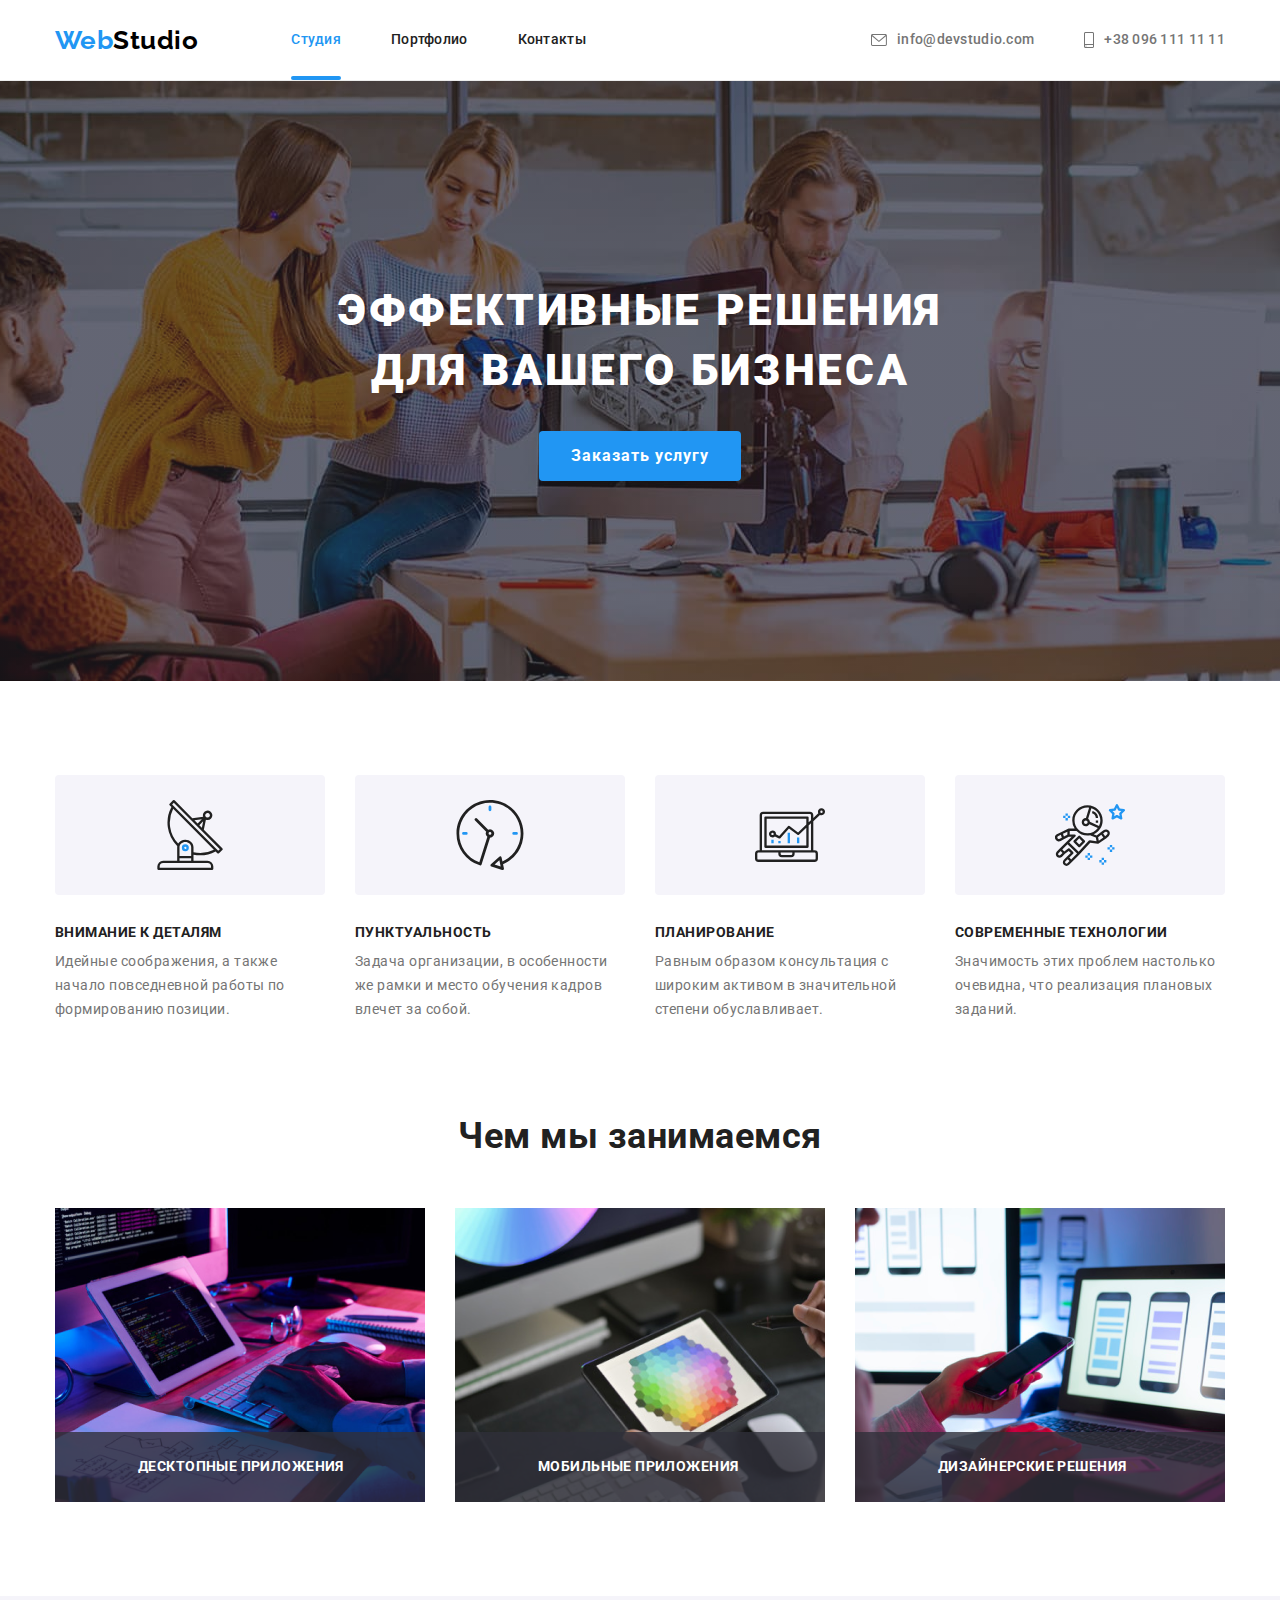
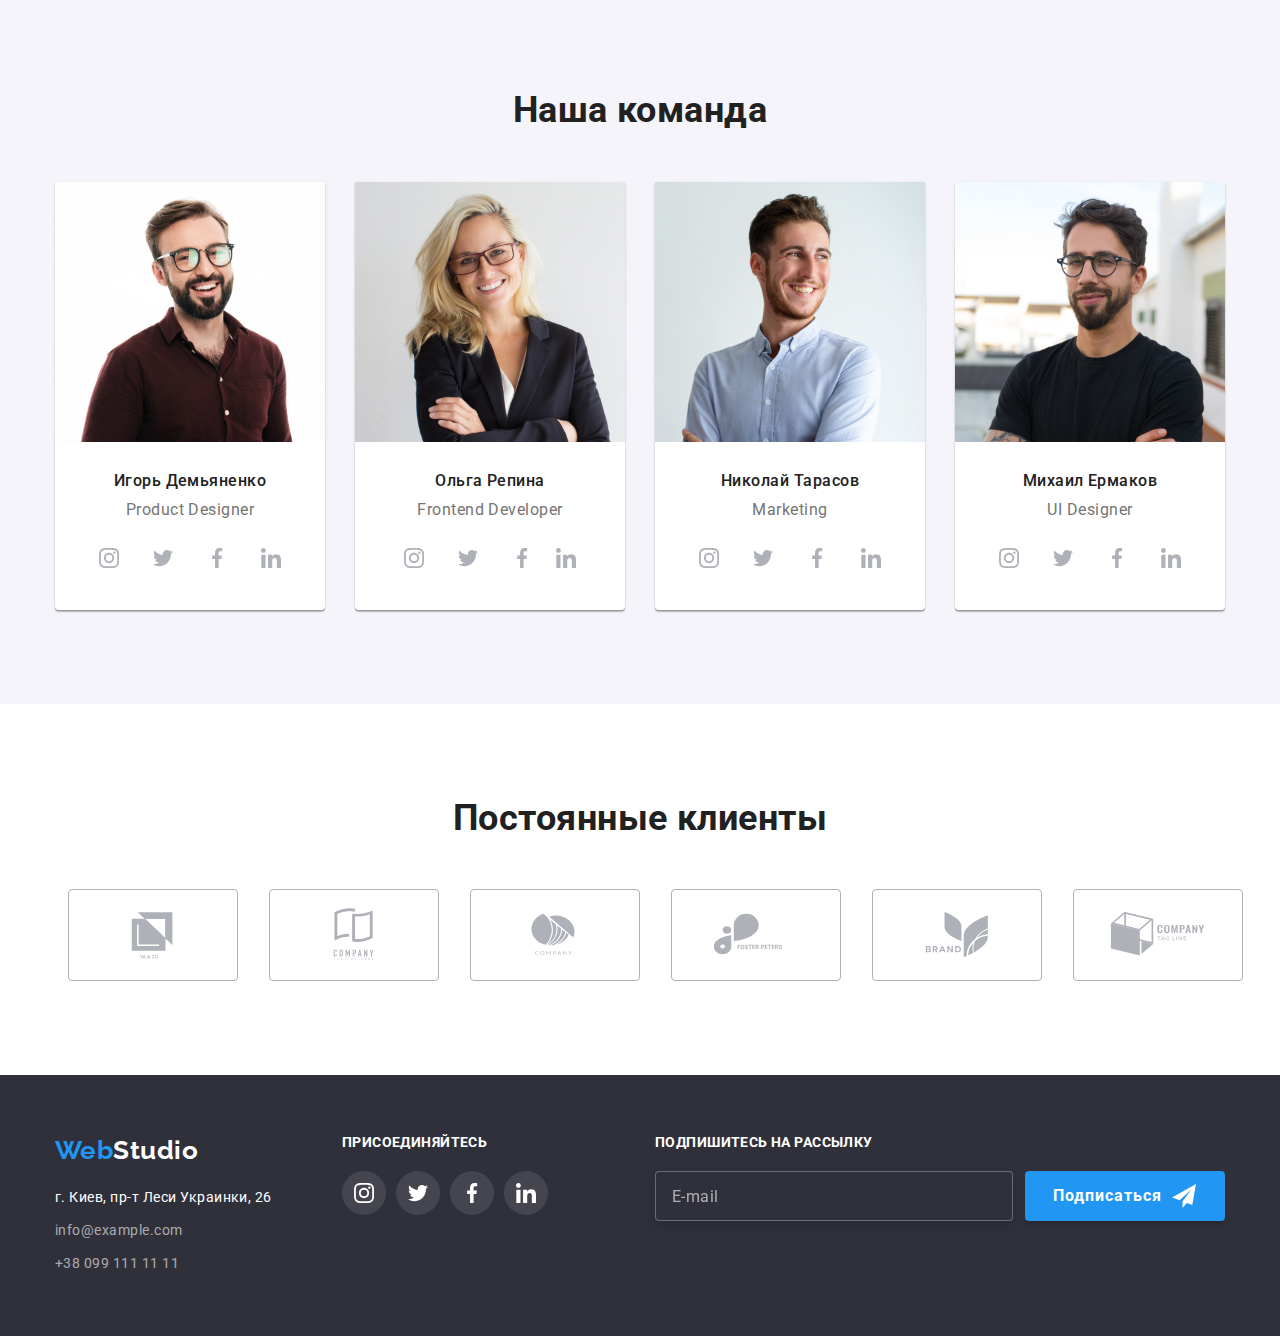
<file: index.html>
<!DOCTYPE html>
<html lang="ru">            
<head>
    <meta charset="UTF-8">
    <meta http-equiv="X-UA-Compatible" content="IE=edge">
    <meta name="viewport" content="width=device-width, initial-scale=1.0">
    <title>Document</title>
    <link href="https://fonts.googleapis.com/css2?family=Raleway:wght@700&family=Roboto:wght@400;500;700;900&display=swap"
        rel="stylesheet">
        <link rel="stylesheet" href="https://cdnjs.cloudflare.com/ajax/libs/modern-normalize/1.0.0/modern-normalize.min.css">
        <link rel="stylesheet" href="./css/main.min.css">
</head>


<body>
    
    <header class="page-header">
        <div class="header container">
            <nav class="navigation">
                <a href="./index.html" class="logo"> <span class="logo-accent">Web</span>Studio</a>
    
                <ul class="site-nav list">
                    <li class="header-link"><a href="" class="nav-link link current">Студия</a></li>
                    <li class="header-link"> <a href="./portfolio.html" class="nav-link link">Портфолио</a></li>
                    <li class="header-link"> <a href="" class="nav-link link">Контакты</a></li>
                </ul>
            </nav>
    
            <div class="auth-nav-group">
                <ul class="auth-nav list">
                    <li class="header-link">
    
                        <a href="mailto:info@example.com" class="auth-nav mail">
                            <svg class="email-icon" width="16" height="12">
                                <use href="./images/icons.svg#icon-envelope">
                                </use>
                            </svg>info@devstudio.com</a>
                    </li>
    
                    <li class="tel:header-link"> <a href="" class="auth-nav phone">
                            <svg class="smartphone-icon" width="10" height="16">
                                <use href="./images/icons.svg#icon-smartphone">
                                </use>
                            </svg>+38 096 111 11 11</a>
                    </li>
                </ul>
            </div>
        </div>
    </header>

<main>
<!-- HERO -->
    <section class="hero">
        <div class="hero__wrap container">
        <h1 class="hero__title">Эффективные решения<br>для вашего бизнеса</h1>
                <button type="button" class="hero__button" data-modal-open>Заказать услугу</button> 
   
            </div>  
    </section>
        

    <!--Особливості-->
    <section class="section">
<div class="features section__features container">
    <h2 class="feature__title--hidden visually-hidden">Преимущества</h2>
        <ul class="features-description list">
            <li class="features-description__item">
                <div class="features-description__thumb">
                    <svg class="features-description__icon" width="70" height="70">
                        <use href="./images/icons.svg#icon-antenna"></use>
                    </svg>
                </div>
                <h3 class="features-description__title">Внимание к деталям</h3>
            <p class="features-description__text">Идейные соображения, а также <br> начало повседневной работы по <br> формированию позиции.</p>
            </li>

        <li class="features-description__item">
            <div class="features-description__thumb">
                <svg class="features-description__icon" width="70" height="70">
                    <use href="./images/icons.svg#icon-clock"></use>
                </svg>
            </div>
            <h3 class="features-description__title">Пунктуальность</h3>
            <p class="features-description__text">Задача организации, в особенности <br> же рамки и место обучения кадров <br> влечет за собой.</p>
        </li>

        <li class="features-description__item">
            <div class="features-description__thumb">
                <svg class="features-description__icon" width="70" height="70">
                    <use href="./images/icons.svg#icon-diagram"></use>
                </svg>
            </div>
            <h3 class="features-description__title">Планирование</h3>
            <p class="features-description__text">Равным образом консультация с <br> широким активом в значительной <br> степени обуславливает.</p>
        </li>
        <li class="features-description__item">
            <div class="features-description__thumb">
                <svg class="features-description__icon" width="70" height="70">
                    <use href="./images/icons.svg#icon-astronaut"></use>
                </svg>
            </div>
            <h3 class="features-description__title">Современные технологии</h3>
            <p class="features-description__text">Значимость этих проблем настолько <br> очевидна, что реализация плановых <br> заданий.</p>
        </li>
        </ul>
    </div>
    </section>

    <!--Діяльність-->
    <section class="section">
        <div class="section__activity activity container">
        <h2 class="activity__title">Чем мы занимаемся</h2>
        <ul class="activity__list list">
           <div class="activity__photo-thumb">
            <li class="activity__photo">
             <img class="activity__image no-gap" src="./images/img.png" alt="Фото планшета с клавиатурой" width="370"></li>           
            <p class="activity__description">Десктопные приложения</p>
            </div>
            <div class="activity__photo-thumb">
            <li class="activity__photo">
             <img class="activity__image no-gap" src="./images/planshet.png" alt="Фото планшета" width="370"></li>
            <p class="activity__description">Мобильные приложения</p>
            </div>
            <div class="activity__photo-thumb">
            <li class="activity-photo">
             <img class="activity__image no-gap" src="./images/nout.png" alt="Фото ноутбука" width="370"></li>  
        <p class="activity__description">Дизайнерские решения</p>
            </div>
    </ul>
    </div>
    </section>

    <!--Команда-->

    <section class="section team-bg">
        <div class="team container">
        <h2 class="team__title">Наша команда</h2>
        
         <ul class="team__list team-card list">
           
            <li class="team-card__list">
                <div>
                <img class="team-card__photo no-gap" src="./images/igor.jpg" alt="Фото Игоря" width="270" height="260">
               <div class="team-card__content">
                   <h3 class="team-card__name">Игорь Демьяненко</h3>
                <p class="team-card__possition"> <span lang="en">Product Designer</span> </p>
                <ul class="team-social list">
                    <li class="team-social__item">
                        <a href="" class="team-social__link">
                            <svg class="team-social__icon" width="20" height="20">
                                <use href="./images/icons.svg#icon-instagram">
                                </use>
                            </svg>
                        </a>
                    </li>
                    <li class="team-social__item">
                        <a href="" class="team-social__link">
                            <svg class="team-social__icon" width="20" height="20">
                                <use href="./images/icons.svg#icon-twitter">
                                </use>
                            </svg>
                        </a>
                    </li>
                    <li class="team-social__item">
                        <a href="" class="team-social__link">
                            <svg class="team-social__icon" width="20" height="20">
                                <use href="./images/icons.svg#icon-facebook">
                                </use>
                            </svg>
                        </a>
                    </li>
                    <li class="team-social__item">
                        <a href="" class="team-social__link">
                            <svg class="team-social__icon" width="20" height="20">
                                <use href="./images/icons.svg#icon-linkedin">
                                </use>
                            </svg>
                        </a>
                    </li>
                </ul>
            </div>
         </div>
        </li>
            <li class="team-card__list">
               <div>
                <img class="team-card__photo no-gap" src="./images/olga.jpg" alt="Фото Ольги" width="270" height="260">
               
                <div class="team-card__content">
                    <h3 class="team-card__name">Ольга Репина</h3>
                <p class="team-card__possition"> <span lang="en">Frontend Developer</span> </p>
            <ul class="team-social list">
                <li class="team-social__item">
                    <a href="" class="team-social__link">
                        <svg class="team-social__icon" width="20" height="20">
                            <use href="./images/icons.svg#icon-instagram">
                            </use>
                        </svg>
                    </a>
                </li>
                <li class="team-social__item">
                    <a href="" class="team-social__link">
                        <svg class="team-social__icon" width="20" height="20">
                            <use href="./images/icons.svg#icon-twitter">
                            </use>
                        </svg>
                    </a>
                </li>
                <li class="team-social__item">
                    <a href="" class="team-social__link">
                        <svg class="team-social__icon" width="20" height="20">
                            <use href="./images/icons.svg#icon-facebook">
                            </use>
                        </svg>
                    </a>
                </li>
                <li class="teamteam-social__item">
                    <a href="" class="team-social__link">
                        <svg class="team-social__icon" width="20" height="20">
                            <use href="./images/icons.svg#icon-linkedin">
                            </use>
                        </svg>
                    </a>
                </li>
            </ul>
            </div>
        </div>
        </li>
            <li class="team-card__list">
                <div>
                <img class="team-card__photo no-gap" src="./images/nicolay.jpg" alt="Фото Николая" width="270" height="260">
                <div class="team-card__content">
                    <h3 class="team-card__name">Николай Тарасов</h3>
                <p class="team-card__possition"> <span lang="en">Marketing</span> </p>
            <ul class="team-social list">
                <li class="team-social__item">
                    <a href="" class="team-social__link">
                        <svg class="team-social__icon" width="20" height="20">
                            <use href="./images/icons.svg#icon-instagram">
                            </use>
                        </svg>
                    </a>
                </li>
                <li class="team-social__item">
                    <a href="" class="team-social__link">
                        <svg class="team-social__icon" width="20" height="20">
                            <use href="./images/icons.svg#icon-twitter">
                            </use>
                        </svg>
                    </a>
                </li>
                <li class="team-social__item">
                    <a href="" class="team-social__link">
                        <svg class="team-social__icon" width="20" height="20">
                            <use href="./images/icons.svg#icon-facebook">
                            </use>
                        </svg>
                    </a>
                </li>
                <li class="team-social__item">
                    <a href="" class="team-social__link">
                        <svg class="team-social__icon" width="20" height="20">
                            <use href="./images/icons.svg#icon-linkedin">
                            </use>
                        </svg>
                    </a>
                </li>
            </ul>
            </div>
        </div>
        </li>
            <li class="team-card__list">
                <div>
                <img class="team-card__photo no-gap" src="./images/mihail.jpg" alt="Фото Михаила" width="270" height="260">
                <div class="team-card__content">
                    <h3 class="team-card__name">Михаил Ермаков</h3>
                <p class="team-card__possition"> <span lang="en">UI Designer</span> </p>
            <ul class="team-social list">
                <li class="team-social__item">
                    <a href="" class="team-social__link">
                        <svg class="team-social__icon" width="20" height="20">
                            <use href="./images/icons.svg#icon-instagram">
                            </use>
                        </svg>
                    </a>
                </li>
                <li class="team-social__item">
                    <a href="" class="team-social__link">
                        <svg class="team-social__icon" width="20" height="20">
                            <use href="./images/icons.svg#icon-twitter">
                            </use>
                        </svg>
                    </a>
                </li>
                <li class="team-social__item">
                    <a href="" class="team-social__link">
                        <svg class="team-social__icon" width="20" height="20">
                            <use href="./images/icons.svg#icon-facebook">
                            </use>
                        </svg>
                    </a>
                </li>
                <li class="team-social__item">
                    <a href="" class="team-social__link">
                        <svg class="team-social__icon" width="20" height="20">
                            <use href="./images/icons.svg#icon-linkedin">
                            </use>
                        </svg>
                    </a>
                </li>
            </ul>
            </div>
        </div>
        </li>
       
        </ul>
     </div>
   
    </section>
    
    <!--Клієнти-->

    <section class="section clients">
        <div class="clients-box container">
            <h2 class="clients-box__title">Постоянные клиенты</h2>
            <ul class="clients-box__list clients-list list">
                <li class="clients-list__item">
                    <div class="clients-list__thumb">
                        <a href="" class="clients-list__link">
                         <svg class="clients-list__logo" width="106" height="60">
                        <use href="./images/icons.svg#icon-Logo1"></use>
                    </svg>
                    </a>
                </div>
                </li>
                <li class="clients-list__item">
                    <div class="clients-list__thumb">
                       <a href="" class="clients-list__link">
                        <svg class="clients-list__logo" width="106" height="60">
                        <use href="./images/icons.svg#icon-Logo2"></use>
                    </svg>
                    </a>
                </div>
                </li>
                <li class="clients-list__item">
                    <div class="clients-list__thumb">
                        <a href="" class="clients-list__link">
                        <svg class="clients-list__logo" width="106" height="60">
                        <use href="./images/icons.svg#icon-Logo3"></use>
                    </svg>
                    </a>
                 </div>
                </li>
                <li class="clients-list__item">
                    <div class="clients-list__thumb">
                        <a href="" class="clients-list__link"> 
                        <svg class="clients-list__logo" width="106" height="60">
                        <use href="./images/icons.svg#icon-Logo4"></use>
                        </svg>
                    </a>
                </div>
                </li>
                <li class="clients-list__item">
                    <div class="clients-list__thumb">
                         <a href="" class="clients-list__link">
                        <svg class="clients-list__logo" width="106" height="60">
                        <use href="./images/icons.svg#icon-Logo5"></use>
                    </svg>
                    </a>
                </div>
                </li>
                <li class="clients-list__item">
                    <div class="clients-list__thumb">
                        <a href="" class="clients-list__link">
                        <svg class="clients-list__logo" width="106" height="60">
                        <use href="./images/icons.svg#icon-Logo6"></use>
                    </svg>
                    </a>
                </div>
                </li>
            </ul>  
        </div>
    </section>
</main>

    <!--Футер-->
    
    <footer class="footer">
        <div class="footer__wrap--general container">

        <div class="footer-contacts">
            <a href=".index.html" class="footer-contacts__logo-footer"> <span class="logo-accent">Web</span>Studio</a>
        <address class="address-city">
            <a href="https://goo.gl/maps/Y9RydLLw3SXS2AKa6" class="address-city__address">г. Киев, пр-т Леси Украинки, 26</a>
    
        </address>
        <address class="address-text">
            <a href="mailto:info@example.com" class="address-text__contacts-main contacts-email">info@example.com</a> <br>
            <a href="tel:+380991111111" class="address-text__contacts-main contacts-phone">+38 099 111 11 11</a>
        </address>
        </div>

        <div class="footer__social footer-social-box container">
            <h3 class="footer-title">присоединяйтесь</h3>
            <!-- <div class="footer-social-wrap"> -->
            <ul class="footer-social-list list">
                <li class="footer-social-list__item">
                     <a href="" class="footer-social-list__link">
                        <svg class="footer-social-list__icon" width="20" height="20">
                            <use href="./images/icons.svg#icon-instagram">
                            </use>
                        </svg>
                    </a>
                </li>
                <li class="footer-social-list__item">
                     <a href="" class="footer-social-list__link">
                        <svg class="footer-social-list__icon" width="20" height="20">
                            <use href="./images/icons.svg#icon-twitter">
                            </use>
                        </svg>
                    </a>
                </li>
                <li class="footer-social-list__item">
                     <a href="" class="footer-social-list__link">
                        <svg class="footer-social-list__icon" width="20" height="20">
                            <use href="./images/icons.svg#icon-facebook">
                            </use>
                        </svg>
                    </a>
                </li>
                <li class="footer-social-list__item">
                     <a href="" class="footer-social-list__link">
                        <svg class="footer-social-list__icon" width="20" height="20">
                            <use href="./images/icons.svg#icon-linkedin">
                            </use>
                        </svg>
                    </a>
                </li>
            </ul>
        <!-- </div> -->
    </div>
    <div class="footer__subscribe-box container">
        <h3 class="footer-title">подпишитесь на рассылку</h3>
        <div class="subscribe-wrap">
        
            <input type="email" class="subscribe-wrap__mail-input" placeholder="E-mail" >
            <!-- <div class="footer-right-wrap"> -->
            <button type="button" class="btn-footer" >Подписаться
            <svg class="btn-footer__icon" width="24" height="24">
                <use href="./images/icons.svg#icon-icon_send">
                </use>
            </svg>  
            </button>
            <!-- </div> -->
        </div>
    </div>
    </div>
    </footer>

    <div class="backdrop is-hidden" data-modal>
        <div class="modal">
            <button class="close-modal" data-modal-close>
                <svg class="close-modal__icon" width="11" height="11">
                    <use href="./images/icons.svg#icon-close">
                    </use>
                </svg>
            </button>
        <form class="form" action="#">
            <b class="modal__title">Оставьте свои данные, мы вам перезвоним</b>
            <!-- <p class="text-modal title">Оставьте свои данные, мы вам перезвоним</p> -->
            <div class="form__group form-wrap">
                <label for="user-name">Имя</label>
                <span class="form-group-span">
                    <input class="form-input" type="text" name="user-name" id="user-name">
                    <svg class="icon-man icon-modal" width="16" height="12">
                        <use href="./images/icons.svg#icon-man">
                        </use>
                    </svg>
                </span>
            </div>

            <div class="form__group">
            
                <label for="phone">Телефон</label>
                <span class="form-group-span">
                    <input class="form-input" type="tel" name="phone" id="phone">
                    <svg class="icon-phone icon-modal" width="16" height="12">
                        <use href="./images/icons.svg#icon-phone">
                        </use>
                    </svg>
                </span>
            </div>

            <div class="form__group">
            
                <label for="mail">Почта</label>
                <span class="form-group-span">
                    <input class="form-input" type="email" name="mail" id="mail">
                    <svg class="icon-mail icon-modal" width="16" height="12">
                        <use href="./images/icons.svg#icon-mail">
                        </use>
                    </svg>
                </span>
            </div>

            <div class="form__group">
            <label for="comments">Комментарий</label>
            <textarea class="textarea" name="comments" id="comments" placeholder="Введите текст"></textarea>
            </div>

            <div class="form-agreement"> 
            <input type="checkbox" name="agree" id="agree" class="agree-check visually-hidden">
            <label for="agree" class="agree-text" >
                 <span>
                     <svg class="agree-icon" width="16" height="15">
                <use href="./images/icons.svg#icon-check">
                </use>
            </svg>
        </span>
         Соглашаюсь с рассылкой и принимаю&nbsp;
            <a href="" class="agree-link link">Условия договора</a>
        </label>
             </div>
            <button class="modal-btn-submit" type="submit">Отправить</button>
           
    </form>
        </div>
    </div>



<script src="./js/modal.js"></script>

</body>

</html>
</file>
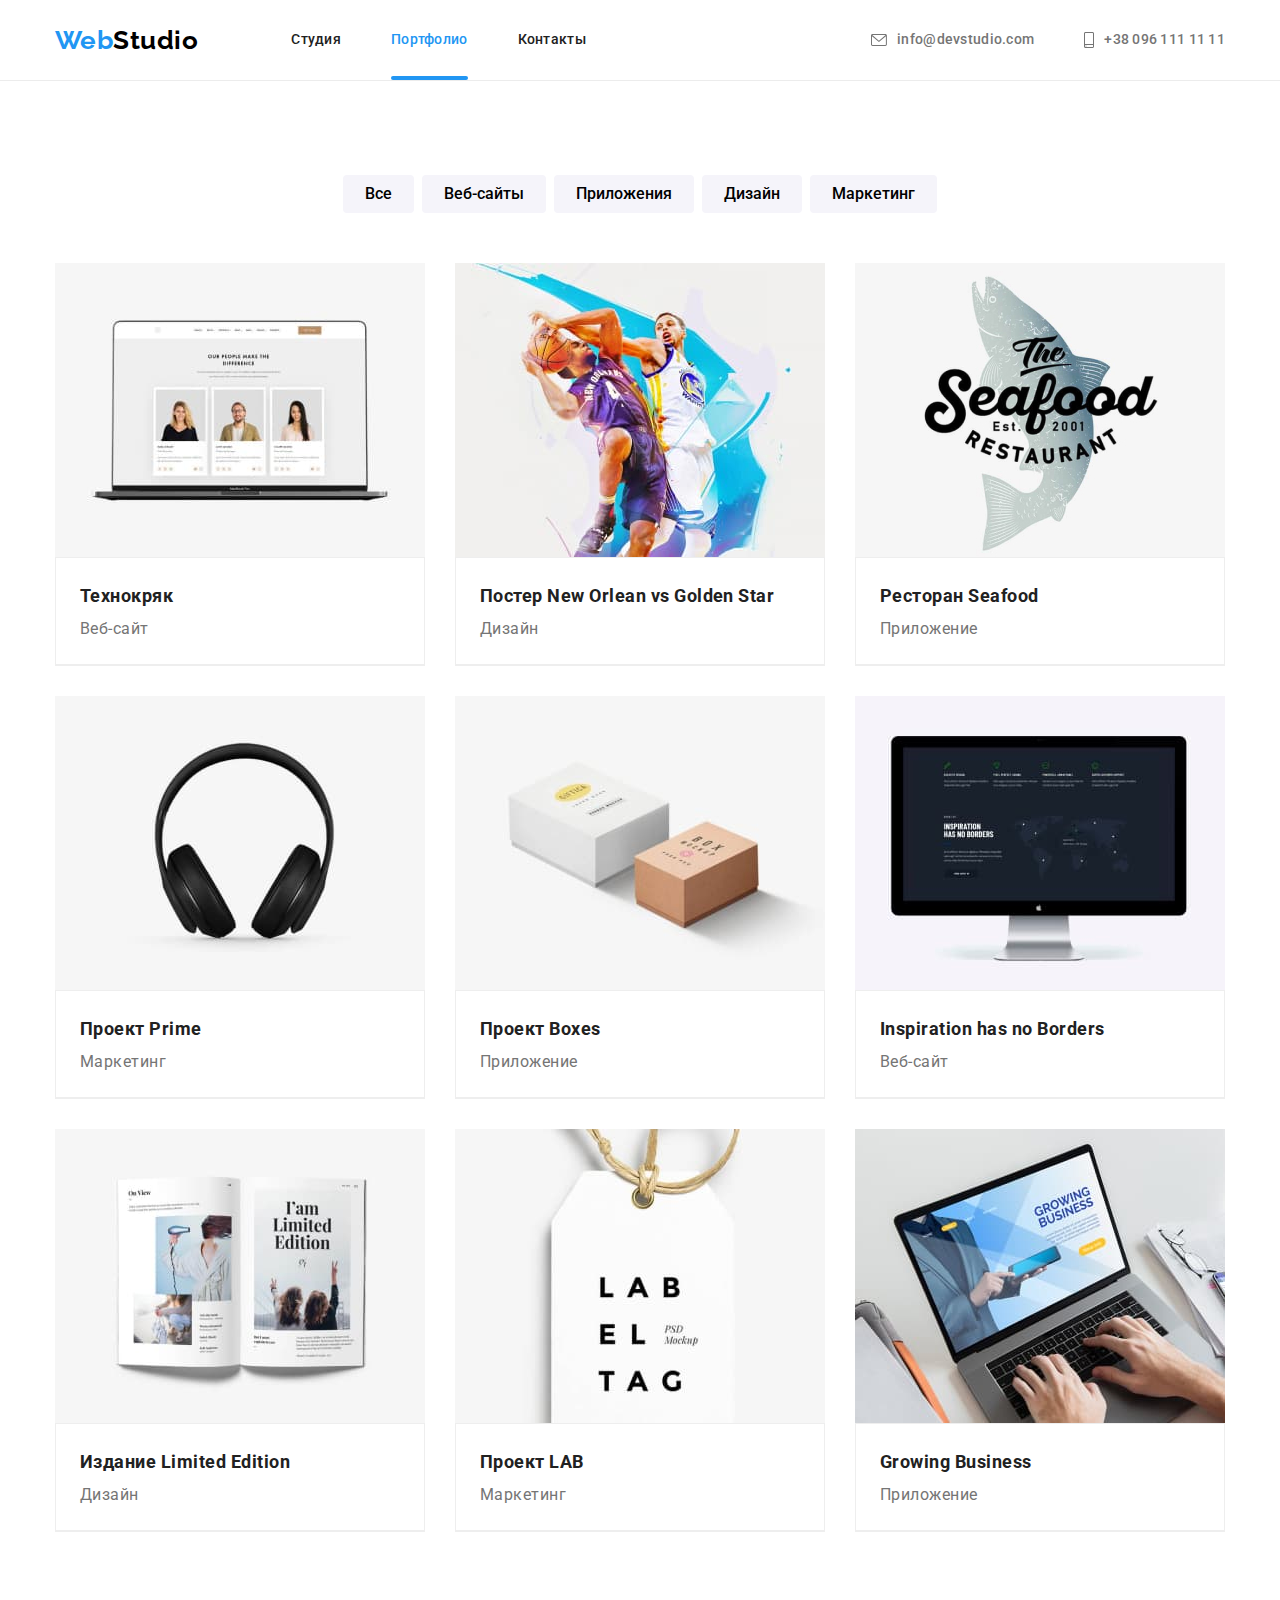
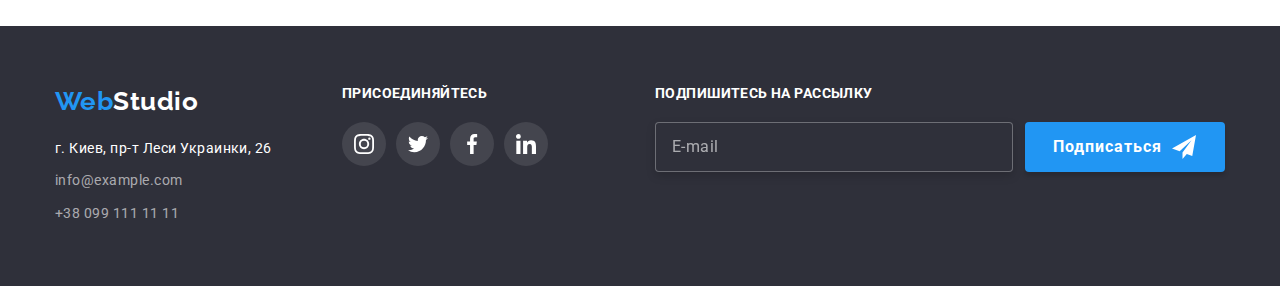
<file: portfolio.html>
<!DOCTYPE html>
<html lang="ru">

<head>
    <meta charset="UTF-8">
    <meta http-equiv="X-UA-Compatible" content="IE=edge">
    <meta name="viewport" content="width=device-width, initial-scale=1.0">
    <title>Document</title>
     <link href="https://fonts.googleapis.com/css2?family=Raleway:wght@700&family=Roboto:wght@400;500;700;900&display=swap"
        rel="stylesheet">
    <link rel="stylesheet" href="https://cdnjs.cloudflare.com/ajax/libs/modern-normalize/1.0.0/modern-normalize.min.css">
        <link rel="stylesheet" href="./css/main.min.css">
   
</head>

<body>

    <header class="page-header">
        <div class="header container">
            <nav class="navigation">
                <a href="./index.html" class="logo"> <span class="logo-accent">Web</span>Studio</a>
    
                <ul class="site-nav list">
                    <li class="header-link"> <a href="./index.html" class="nav-link link">Студия</a></li>
                    <li class="header-link"> <a href="./index.html" class="nav-link link current">Портфолио</a></li>
                    <li class="header-link"> <a href="" class="nav-link link">Контакты</a></li>
                </ul>
            </nav>
    
            <div class="auth-nav-group">
                <ul class="auth-nav list">
                    <li class="header-link">
    
                        <a href="mailto:info@example.com" class="auth-nav mail">
                            <svg class="email-icon" width="16" height="12">
                                <use href="./images/icons.svg#icon-envelope">
                                </use>
                            </svg> info@devstudio.com
                        </a>
                    </li>
    
                    <li class="tel:header-link"> <a href="" class="auth-nav phone">
                            <svg class="smartphone-icon" width="10" height="16">
                                <use href="./images/icons.svg#icon-smartphone">
                                </use>
                            </svg>+38 096 111 11 11</a>
                    </li>
                </ul>
            </div>
        </div>
    </header>

    <main>
        
        <!--Фільтри-->
<section class="section section-portfolio">
    <div class="container">
    <h1 class="portfolio-title-hidden visually-hidden">Портфолио проектов</h1>
    <div class="button-portfolio">
    <ul class="button list">
        <li class="btn-portfolio"><button type="button" class="button-list">Все</button></li>
        <li class="btn-portfolio"><button type="button" class="button-list">Веб-сайты</button></li>
        <li class="btn-portfolio"><button type="button" class="button-list">Приложения</button></li>
        <li class="btn-portfolio"><button type="button" class="button-list">Дизайн</button></li>
        <li class="btn-portfolio"><button type="button" class="button-list">Маркетинг</button></li>
    </ul>
</div>
<div class="cards-portfolio">
    <ul class="portfolio list">
        
        <li class="item-portfolio"><a href="" class="link">
            <div class="item-wrap">
            <div class="portfolio-img-text-thumb">
                <img class="portfolio-image no-gap" src="./images/texnokrjak.jpg" alt="Фото с тремя роботниками" width="370" height="294">
                <p class="portfolio-text-description">Технокряк это современная площадка распространения коронавируса. Компании используют эту платформу для цифрового
            шпионажа и атак на защищённые сервера конкурентов.</p>
        </div>
            <div class="portfolio-text-wrap">
                <h2 class="section-title">Технокряк</h2>
            <p class="section-text">Веб-сайт</p>
        </div>
        </div>
    </a>
        </li>
        <li class="item-portfolio"><a href="" class="link">
            <div class="item-wrap">
               <div class="portfolio-img-text-thumb">
            <img class="portfolio-image no-gap" src="./images/basketball.jpg" alt="Баскетбол" width="370" height="294">
            <p class="portfolio-text-description">Технокряк это современная площадка распространения коронавируса. Компании
                используют эту платформу для цифрового
                шпионажа и атак на защищённые сервера конкурентов.</p>
            </div>
            <div class="portfolio-text-wrap">
                <h2 class="section-title">Постер <span lang="en">New Orlean vs Golden Star</span> </h2>
            <p class="section-text">Дизайн</p>
        </div>
        </div>
    </a>
        </li>
        <li class="item-portfolio"><a href="" class="link">
            <div class="item-wrap">
                <div class="portfolio-img-text-thumb">
            <img class="portfolio-image no-gap" src="./images/seafood.jpg" alt="Лого ресторана" width="370" height="294">
            <p class="portfolio-text-description">Технокряк это современная площадка распространения коронавируса. Компании
                используют эту платформу для цифрового
                шпионажа и атак на защищённые сервера конкурентов.</p>
            </div>
            <div class="portfolio-text-wrap">
                <h2 class="section-title">Ресторан <span lang="en">Seafood</span> </h2>
            <p class="section-text">Приложение</p>
        </div>
        </div>
    </a>
        </li>
        <li class="item-portfolio"><a href="" class="link">
            <div class="item-wrap">
                <div class="portfolio-img-text-thumb">
                <img class="portfolio-image no-gap" src="./images/naushnyky.jpg" alt="Фото наушников" width="370" height="294">
            <p class="portfolio-text-description">Технокряк это современная площадка распространения коронавируса. Компании
                используют эту платформу для цифрового
                шпионажа и атак на защищённые сервера конкурентов.</p>
            </div>
                <div class="portfolio-text-wrap">
                <h2 class="section-title">Проект <span lang="en">Prime</span> </h2>
            <p class="section-text">Маркетинг</p>
        </div>
        </div>
    </a>    
        </li>
        <li class="item-portfolio"><a href="" class="link">
            <div class="item-wrap">
                <div class="portfolio-img-text-thumb">
                <img class="portfolio-image no-gap" src="./images/boxes.jpg" alt="Фото коробок" width="370" height="294">
        <p class="portfolio-text-description">Технокряк это современная площадка распространения коронавируса. Компании
            используют эту платформу для цифрового
            шпионажа и атак на защищённые сервера конкурентов.</p>
           </div>
                <div class="portfolio-text-wrap">
                <h2 class="section-title">Проект <span lang="en"></span> Boxes</h2>
            <p class="section-text">Приложение</p>
        </div>
        </div>
    </a>
        </li>
        <li class="item-portfolio"><a href="" class="link">
            <div class="item-wrap">
                <div class="portfolio-img-text-thumb">
                <img class="portfolio-image no-gap" src="./images/komp.jpg" alt="Фото монитора" width="370" height="294">
            <p class="portfolio-text-description">Технокряк это современная площадка распространения коронавируса. Компании
                используют эту платформу для цифрового
                шпионажа и атак на защищённые сервера конкурентов.</p>
            </div>
                <div class="portfolio-text-wrap">
                <h2 class="section-title"><span lang="">Inspiration has no Borders</span> </h2>
            <p class="section-text">Веб-сайт</p>
        </div>
        </div>
    </a>
        </li>
        <li class="item-portfolio"><a href="" class="link">
            <div class="item-wrap">
                <div class="portfolio-img-text-thumb">
                <img class="portfolio-image no-gap" src="./images/book.jpg" alt="Фото книги" width="370" height="294">
            <p class="portfolio-text-description">Технокряк это современная площадка распространения коронавируса. Компании
                используют эту платформу для цифрового
                шпионажа и атак на защищённые сервера конкурентов.</p>
            </div>
                <div class="portfolio-text-wrap">
                <h2 class="section-title">Издание <span lang="en">Limited Edition</span> </h2>
            <p class="section-text">Дизайн</p>
        </div>
        </div>
    </a>
        </li>
        <li class="item-portfolio"><a href="" class="link">
            <div class="item-wrap">
                <div class="portfolio-img-text-thumb">
                <img class="portfolio-image no-gap" src="./images/birka.jpg" alt="Фото бирки" width="370" height="294">
            <p class="portfolio-text-description">Технокряк это современная площадка распространения коронавируса. Компании
                используют эту платформу для цифрового
                шпионажа и атак на защищённые сервера конкурентов.</p>
            </div>
                <div class="portfolio-text-wrap">
                <h2 class="section-title">Проект <span lang="en">LAB</span> </h2>
            <p class="section-text">Маркетинг</p>
        </div>
        </div>
    </a>
        </li>
        <li class="item-portfolio"><a href="" class="link">
            <div class="item-wrap">
                <div class="portfolio-img-text-thumb">
                <img class="portfolio-image no-gap" src="./images/note.jpg" alt="Фото ноутбука" width="370" height="294">
            <p class="portfolio-text-description">Технокряк это современная площадка распространения коронавируса. Компании
                используют эту платформу для цифрового
                шпионажа и атак на защищённые сервера конкурентов.</p>
            </div>
            <div class="portfolio-text-wrap">
                <h2 class="section-title"> <span lang="en">Growing Business</span> </h2>
            <p class="section-text">Приложение</p>
        </div>
        </div>
    </a>
        </li>
    
</ul>
</div>
</div>
</section>

    </main>



    <!--Футер-->
    
    <footer class="footer">
        <div class="footer__wrap--general container">
    
            <div class="footer-contacts">
                <a href=".index.html" class="footer-contacts__logo-footer"> <span class="logo-accent">Web</span>Studio</a>
                <address class="address-city">
                    <a href="https://goo.gl/maps/Y9RydLLw3SXS2AKa6" class="address-city__address">г. Киев, пр-т Леси
                        Украинки, 26</a>
    
                </address>
                <address class="address-text">
                    <a href="mailto:info@example.com"
                        class="address-text__contacts-main contacts-email">info@example.com</a> <br>
                    <a href="tel:+380991111111" class="address-text__contacts-main contacts-phone">+38 099 111 11 11</a>
                </address>
            </div>
    
            <div class="footer__social footer-social-box container">
                <h3 class="footer-title">присоединяйтесь</h3>
                <!-- <div class="footer-social-wrap"> -->
                <ul class="footer-social-list list">
                    <li class="footer-social-list__item">
                        <a href="" class="footer-social-list__link">
                            <svg class="footer-social-list__icon" width="20" height="20">
                                <use href="./images/icons.svg#icon-instagram">
                                </use>
                            </svg>
                        </a>
                    </li>
                    <li class="footer-social-list__item">
                        <a href="" class="footer-social-list__link">
                            <svg class="footer-social-list__icon" width="20" height="20">
                                <use href="./images/icons.svg#icon-twitter">
                                </use>
                            </svg>
                        </a>
                    </li>
                    <li class="footer-social-list__item">
                        <a href="" class="footer-social-list__link">
                            <svg class="footer-social-list__icon" width="20" height="20">
                                <use href="./images/icons.svg#icon-facebook">
                                </use>
                            </svg>
                        </a>
                    </li>
                    <li class="footer-social-list__item">
                        <a href="" class="footer-social-list__link">
                            <svg class="footer-social-list__icon" width="20" height="20">
                                <use href="./images/icons.svg#icon-linkedin">
                                </use>
                            </svg>
                        </a>
                    </li>
                </ul>
                <!-- </div> -->
            </div>
            <div class="footer__subscribe-box container">
                <h3 class="footer-title">подпишитесь на рассылку</h3>
                <div class="subscribe-wrap">
    
                    <input type="email" class="subscribe-wrap__mail-input" placeholder="E-mail">
                    <!-- <div class="footer-right-wrap"> -->
                    <button type="button" class="btn-footer">Подписаться
                        <svg class="btn-footer__icon" width="24" height="24">
                            <use href="./images/icons.svg#icon-icon_send">
                            </use>
                        </svg>
                    </button>
                    <!-- </div> -->
                </div>
            </div>
        </div>
    </footer>



    
</body>

</html>
</file>
<file: css/main.min.css>
* html{-webkit-box-sizing:border-box;box-sizing:border-box}p,h1,h2,h3,h4,h5,h6{margin:0px}.ul,ol{margin-left:0px}button{cursor:pointer;outline:none;border:none}.img{display:block;max-width:100%;height:auto}:root{--bg-secondary: #e5e5e5;--border-header: #ececec;--primary-text-color: #212121;--accent-color: #2196f3;--secondary-text-color: #757575;--backgraund-main: #e5e5e5;--backdraund-black: #2f303a;--contacts-text-color: rgba(255, 255, 255, 0.6);--white-text-color: #ffffff;--bg-button-color: #f5f4fa;--button-hover-color: #188ce8;--border-portfolio: #eeeeee;--logo-header-black: #000000;--clients-link-border: #afb1b8;--timing-function: cubic-bezier(0.4, 0, 0.2, 1);--transition-duration: 250ms}body{color:var(--primary-text-color);text-decoration:none;font-family:Roboto, sans-serif;letter-spacing:0.03em}.list{list-style:none;padding:0px;margin:0px}.link{text-decoration:none}input{outline:none}textarea{outline:none}.visually-hidden{position:absolute;width:1px;height:1px;margin:-1px;border:0;padding:0;white-space:nowrap;-webkit-clip-path:inset(100%);clip-path:inset(100%);clip:rect(0 0 0 0);overflow:hidden}.container{width:1200px;padding-right:15px;padding-left:15px;margin:0 auto}.page-header{border-bottom:solid 1px var(--border-header)}.site-nav .link{color:var(--primary-text-color);font-weight:500;font-size:14px;line-height:1.14;letter-spacing:0.02em;text-decoration:none;display:-webkit-box;display:-ms-flexbox;display:flex;-ms-flex-wrap:wrap;flex-wrap:wrap;-webkit-transition:color var(--timing-function) var(--transition-duration);transition:color var(--timing-function) var(--transition-duration)}.site-nav .link:hover,.site-nav .link:focus{color:var(--accent-color)}.site-nav{display:-webkit-box;display:-ms-flexbox;display:flex}.auth-nav{color:var(--secondary-text-color);font-weight:500;font-size:14px;line-height:1.14;letter-spacing:0.02em;text-decoration:none;display:-webkit-box;display:-ms-flexbox;display:flex;-webkit-box-align:center;-ms-flex-align:center;align-items:center;-webkit-transition:color var(--timing-function) var(--transition-duration);transition:color var(--timing-function) var(--transition-duration)}.auth-nav:hover,.auth-nav:focus{color:var(--accent-color)}.email-icon{margin-right:10px;fill:var(--secondary-text-color)}.auth-nav .mail:hover .email-icon,.auth-nav .mail:focus .email-icon{fill:var(--accent-color)}.smartphone-icon{margin-right:10px;fill:var(--secondary-text-color)}.auth-nav .phone:hover .smartphone-icon,.auth-nav .phone:focus .smartphone-icon{fill:var(--accent-color)}.header-link>.auth-nav{padding-top:32px;padding-bottom:32px}.auth-nav-group{margin-left:auto;display:-webkit-box;display:-ms-flexbox;display:flex}.navigation{display:-webkit-box;display:-ms-flexbox;display:flex}.nav-link{position:relative;padding-top:32px;padding-bottom:32px}.site-nav .current{color:var(--accent-color)}.site-nav .current::after{content:'';position:absolute;display:block;width:100%;height:4px;background-color:var(--accent-color);bottom:0;left:0;opacity:0;-webkit-transition:opacity 250ms var(--timing-function);transition:opacity 250ms var(--timing-function)}.site-nav .current::after,.site-nav .current::after{opacity:1;border-radius:2px}.header-link{display:block}.header-link:not(:last-child){margin-right:50px}.header{display:-webkit-box;display:-ms-flexbox;display:flex}.logo{color:var(--logo-header-black);font-family:Raleway, sans-serif;font-weight:bold;font-size:26px;line-height:1.19;text-decoration:none;display:-webkit-box;display:-ms-flexbox;display:flex;-webkit-box-align:center;-ms-flex-align:center;align-items:center;margin-right:93px}.logo-accent{color:var(--accent-color)}.section{padding-top:94px}.section-title{color:var(--primary-text-color);font-weight:bold;font-size:18px;line-height:2;text-decoration:none}.section-text{color:var(--secondary-text-color);font-size:16px;line-height:1.87;text-decoration:none}.section>.activity{padding-bottom:94px}.backdrop{position:fixed;top:0;left:0;width:100vw;height:100vh;background-color:rgba(0,0,0,0.2);opacity:1;-webkit-transition:opacity var(--timing-function) var(--transition-duration),visibility var(--timing-function) var(--transition-duration);transition:opacity var(--timing-function) var(--transition-duration),visibility var(--timing-function) var(--transition-duration)}.backdrop.is-hidden{opacity:0;pointer-events:none;visibility:hidden}.backdrop.is-hidden .modal{-webkit-transform:translate(-50%, -50%) scale(0.9);transform:translate(-50%, -50%) scale(0.9)}.modal{position:absolute;top:50%;left:50%;-webkit-transform:translate(-50%, -50%);transform:translate(-50%, -50%);width:528px;min-height:581px;-webkit-box-shadow:0px 1px 3px rgba(0,0,0,0.12),0px 1px 1px rgba(0,0,0,0.14),0px 2px 1px rgba(0,0,0,0.2);box-shadow:0px 1px 3px rgba(0,0,0,0.12),0px 1px 1px rgba(0,0,0,0.14),0px 2px 1px rgba(0,0,0,0.2);border-radius:4px;background-color:var(--white-text-color);-webkit-transform:translate(-50%, -50%) scale(1);transform:translate(-50%, -50%) scale(1);-webkit-transition:-webkit-transform var(--transition-duration) var(--timing-function);transition:-webkit-transform var(--transition-duration) var(--timing-function);transition:transform var(--transition-duration) var(--timing-function);transition:transform var(--transition-duration) var(--timing-function), -webkit-transform var(--transition-duration) var(--timing-function)}.close-modal{position:absolute;display:-webkit-inline-box;display:-ms-inline-flexbox;display:inline-flex;-webkit-box-pack:center;-ms-flex-pack:center;justify-content:center;-webkit-box-align:center;-ms-flex-align:center;align-items:center;width:30px;height:30px;border:1px solid rgba(0,0,0,0.1);border-radius:50%;-webkit-box-sizing:border-box;box-sizing:border-box;background:var(--white-text-color);right:8px;top:8px;padding:6px;cursor:pointer}.close-modal__icon{-webkit-transition:fill var(--timing-function) var(--transition-duration);transition:fill var(--timing-function) var(--transition-duration)}.close-modal__icon:hover{fill:var(--accent-color)}.form{margin-right:auto;margin-left:auto;padding:40px}.form__group{position:relative;display:-webkit-box;display:-ms-flexbox;display:flex;-webkit-box-orient:vertical;-webkit-box-direction:normal;-ms-flex-direction:column;flex-direction:column;margin-bottom:10px;border-color:solid 1px var(--accent-color)}.form__group input:focus{border-color:var(--accent-color)}.form__group input{position:relative;margin:0;padding:0;padding-left:42px;border:1px solid rgba(33,33,33,0.2);-webkit-box-sizing:border-box;box-sizing:border-box;border-radius:4px;min-height:40px;width:100%;cursor:pointer}.form__group label{margin-bottom:4px;font-size:12px;line-height:1.16;letter-spacing:0.01em;color:var(--secondary-text-color);cursor:pointer}.form-group-span{position:relative}.modal__title{font-weight:bold;font-size:20px;line-height:1.15;text-align:center;letter-spacing:0.03em;margin-top:0;margin-bottom:12px;display:-webkit-box;display:-ms-flexbox;display:flex}.textarea{position:relative;resize:none;padding:12px 16px;border:1px solid rgba(33,33,33,0.2);-webkit-box-sizing:border-box;box-sizing:border-box;border-radius:4px;min-height:120px;cursor:pointer}.textarea:focus{border-color:var(--accent-color)}.textarea::-webkit-input-placeholder{font-size:12px;line-height:1.16;letter-spacing:0.01em;color:rgba(117,117,117,0.5)}.textarea:-ms-input-placeholder{font-size:12px;line-height:1.16;letter-spacing:0.01em;color:rgba(117,117,117,0.5)}.textarea::-ms-input-placeholder{font-size:12px;line-height:1.16;letter-spacing:0.01em;color:rgba(117,117,117,0.5)}.textarea::placeholder{font-size:12px;line-height:1.16;letter-spacing:0.01em;color:rgba(117,117,117,0.5)}.icon-modal{position:absolute;display:inline-block;width:12px;height:12px;left:12px;top:50%;-webkit-transform:translateY(-50%);transform:translateY(-50%)}.form-input:focus ~ .icon-modal{fill:var(--accent-color)}.form-agreement{display:-webkit-box;display:-ms-flexbox;display:flex;-webkit-box-pack:center;-ms-flex-pack:center;justify-content:center}.agree-text{font-size:14px;line-height:1.71;letter-spacing:0.03em;color:var(--secondary-text-color);display:-webkit-box;display:-ms-flexbox;display:flex;-webkit-box-align:center;-ms-flex-align:center;align-items:center;cursor:pointer}.agree-text span{width:16px;height:15px;border:2px solid var(--primary-text-color);border-radius:2px;margin-right:7px;display:-webkit-box;display:-ms-flexbox;display:flex;-webkit-box-align:center;-ms-flex-align:center;align-items:center;-webkit-box-pack:center;-ms-flex-pack:center;justify-content:center}.agree-icon{fill:transparent}.agree-check:checked+.agree-text .agree-icon{fill:var(--white-text-color)}.agree-check:checked+.agree-text span{background-color:var(--accent-color);border:none;fill:var(--white-text-color)}.agree-link{font-size:14px;line-height:1.71;letter-spacing:0.03em;-webkit-text-decoration-line:underline;text-decoration-line:underline;color:var(--accent-color)}.modal-btn-submit{border-radius:4px;min-width:200px;padding:10px 32px;margin-right:auto;margin-left:auto;margin-top:30px;background-color:var(--accent-color);color:var(--white-text-color);-webkit-box-shadow:0px 4px 4px rgba(0,0,0,0.15);box-shadow:0px 4px 4px rgba(0,0,0,0.15);font-family:inherit;font-weight:bold;font-size:16px;line-height:1.87;display:-webkit-box;display:-ms-flexbox;display:flex;-webkit-box-pack:center;-ms-flex-pack:center;justify-content:center;letter-spacing:0.06em;cursor:pointer;-webkit-transition:background-color var(--timing-function) var(--transition-duration);transition:background-color var(--timing-function) var(--transition-duration)}.modal-btn-submit:hover,.modal-btn-submit:hover{background-color:var(--button-hover-color)}.hero{background-color:var(--backdraund-black);background-image:-webkit-gradient(linear, left top, left bottom, from(rgba(47,48,58,0.4)), to(rgba(47,48,58,0.4))),url(../images/hero-image.jpg);background-image:linear-gradient(rgba(47,48,58,0.4), rgba(47,48,58,0.4)),url(../images/hero-image.jpg);background-repeat:no-repeat;background-position:center;background-size:cover;text-align:center;-webkit-box-align:center;-ms-flex-align:center;align-items:center}.hero__wrap{padding-bottom:200px;padding-top:200px}.hero__title{color:var(--white-text-color);font-weight:900;font-size:44px;line-height:1.36;text-align:center;letter-spacing:0.06em;text-transform:uppercase;margin-top:0px;margin-bottom:30px}.hero__button{border-radius:4px;min-width:200px;padding:10px 32px;margin-right:auto;margin-left:auto;background-color:var(--accent-color);color:var(--white-text-color);font-family:inherit;font-weight:bold;font-size:16px;line-height:1.87;display:-webkit-box;display:-ms-flexbox;display:flex;letter-spacing:0.06em;display:inline-block;cursor:pointer;-webkit-transition:background-color var(--timing-function) var(--transition-duration);transition:background-color var(--timing-function) var(--transition-duration)}.hero__button:hover,.hero__button:hover{background-color:var(--button-hover-color)}.section__features .list{display:-webkit-box;display:-ms-flexbox;display:flex;-ms-flex-wrap:wrap;flex-wrap:wrap;margin-left:-30px}.features-description__title{color:var(--primary-text-color);margin-top:0px;margin-bottom:10px;font-weight:bold;font-size:14px;line-height:1.14;text-transform:uppercase}.features-description__text{color:var(--secondary-text-color);font-size:14px;line-height:1.71;margin-top:0px;margin-bottom:0px}.features-description__thumb{width:270px;height:120px;background-color:var(--bg-button-color);border-radius:4px;display:-webkit-box;display:-ms-flexbox;display:flex;background-size:auto;margin-bottom:30px;-webkit-box-align:center;-ms-flex-align:center;align-items:center;-webkit-box-pack:center;-ms-flex-pack:center;justify-content:center;padding-top:25px;padding-right:100px;padding-bottom:25px;padding-left:100px}.features-description__icon{display:block}.features-description{display:-webkit-box;display:-ms-flexbox;display:flex}.features-description>.features-description__item{-ms-flex-preferred-size:calc(100% / 4 - 30px);flex-basis:calc(100% / 4 - 30px);margin-left:30px}.section__features>.features-description__item:not(:last-child){margin-right:30px}.activity__title{margin-bottom:50px;font-weight:bold;font-size:36px;line-height:1.16;text-align:center}.section__activity>.activity__list{margin-right:30px;display:-webkit-box;display:-ms-flexbox;display:flex;-webkit-box-pack:justify;-ms-flex-pack:justify;justify-content:space-between}.activity__photo:not(:last-child){margin-right:30px}.activity__image.no-gap{display:block}.activity__photo-thumb{position:relative}.activity__photo-thumb::before{content:'';display:inline-block;position:absolute;width:370px;height:70px;background-color:rgba(47,48,58,0.8);bottom:0;left:0}.activity__description{content:'';display:inline-block;position:absolute;font-weight:bold;font-size:14px;line-height:1.14;text-align:center;letter-spacing:0.03em;text-transform:uppercase;color:var(--white-text-color);bottom:0;left:0;padding-top:27px;padding-left:82px;padding-bottom:27px;padding-left:83px}.team-bg{background-color:var(--bg-button-color);padding-bottom:94px}.team-card__photo.no-gap{display:block}.team__title{margin-bottom:50px;font-weight:bold;font-size:36px;line-height:1.16;text-align:center}.team-card__name{font-weight:500;font-size:16px;line-height:1.18;text-align:center;margin-bottom:10px}.team-card__possition{color:var(--secondary-text-color);font-size:16px;line-height:1.18;text-align:center;margin-bottom:16px}.team-card{display:-webkit-box;display:-ms-flexbox;display:flex;-ms-flex-pack:distribute;justify-content:space-around}.team-card__list{background:var(--white-text-color);-webkit-box-shadow:0px 1px 3px rgba(0,0,0,0.12),0px 1px 1px rgba(0,0,0,0.14),0px 2px 1px rgba(0,0,0,0.2);box-shadow:0px 1px 3px rgba(0,0,0,0.12),0px 1px 1px rgba(0,0,0,0.14),0px 2px 1px rgba(0,0,0,0.2);border-radius:0px 0px 4px 4px}.team-card__list:not(:last-child){margin-right:30px}.team-card__content{padding-top:30px;padding-bottom:30px}.team-social{display:-webkit-box;display:-ms-flexbox;display:flex;-webkit-box-pack:center;-ms-flex-pack:center;justify-content:center}.team-social__link{width:44px;height:44px;border-radius:50%;background-color:var(--white-text-color);display:-webkit-box;display:-ms-flexbox;display:flex;-webkit-box-pack:center;-ms-flex-pack:center;justify-content:center;-webkit-box-align:center;-ms-flex-align:center;align-items:center;-webkit-transition:background-color var(--timing-function) var(--transition-duration);transition:background-color var(--timing-function) var(--transition-duration)}.team-social__link:hover,.team-social__link:focus{background-color:var(--accent-color)}.team-social__item+.team-social__item{margin-left:10px}.team-social__icon{fill:#afb1b8;-webkit-transition:background-color var(--timing-function) var(--transition-duration);transition:background-color var(--timing-function) var(--transition-duration);-webkit-transition:fill var(--timing-function) var(--transition-duration);transition:fill var(--timing-function) var(--transition-duration)}.team-social__link:hover .team-social__icon,.team-social__link:focus .team-social__icon{fill:var(--white-text-color)}.clients-box__title{margin-bottom:50px;font-weight:bold;font-size:36px;line-height:1.16;text-align:center}.clients{padding-bottom:94px}.clients-list{display:-webkit-box;display:-ms-flexbox;display:flex;-webkit-box-pack:center;-ms-flex-pack:center;justify-content:center}.clients-list__link{width:170px;height:92px;border:1px solid var(--clients-link-border);border-radius:4px;display:-webkit-box;display:-ms-flexbox;display:flex;-webkit-box-pack:center;-ms-flex-pack:center;justify-content:center;-webkit-box-align:center;-ms-flex-align:center;align-items:center;-webkit-transition:border-color var(--timing-function) var(--transition-duration);transition:border-color var(--timing-function) var(--transition-duration)}.clients-list__link:hover,.clients-list__link:focus{border-color:var(--accent-color)}.clients-list__logo{fill:var(--clients-link-border);-webkit-transition:fill var(--timing-function) var(--transition-duration);transition:fill var(--timing-function) var(--transition-duration)}.clients-list__link:hover .clients-list__logo,.clients-list__link:focus .clients-list__logo{fill:var(--accent-color)}.clients-list__item{margin-left:31px}.button-list{background-color:var(--bg-button-color);font-family:inherit;font-weight:500;font-size:16px;line-height:1.62;border-radius:4px;padding-top:6px;padding-bottom:6px;padding-right:22px;padding-left:22px;cursor:pointer;-webkit-transition:background-color var(--timing-function) var(--transition-duration),color var(--timing-function) var(--transition-duration),-webkit-box-shadow var(--timing-function) var(--transition-duration);transition:background-color var(--timing-function) var(--transition-duration),color var(--timing-function) var(--transition-duration),-webkit-box-shadow var(--timing-function) var(--transition-duration);transition:background-color var(--timing-function) var(--transition-duration),color var(--timing-function) var(--transition-duration),box-shadow var(--timing-function) var(--transition-duration);transition:background-color var(--timing-function) var(--transition-duration),color var(--timing-function) var(--transition-duration),box-shadow var(--timing-function) var(--transition-duration),-webkit-box-shadow var(--timing-function) var(--transition-duration)}.button-list:hover,.button-list:focus{color:var(--white-text-color);background-color:var(--accent-color);-webkit-box-shadow:0px 3px 1px rgba(0,0,0,0.1),0px 1px 2px rgba(0,0,0,0.08),0px 2px 2px rgba(0,0,0,0.12);box-shadow:0px 3px 1px rgba(0,0,0,0.1),0px 1px 2px rgba(0,0,0,0.08),0px 2px 2px rgba(0,0,0,0.12)}.button{padding:0px;margin:0;display:-webkit-box;display:-ms-flexbox;display:flex;margin-bottom:50px;display:flex;-webkit-box-pack:center;-ms-flex-pack:center;justify-content:center}.btn-portfolio:not(:last-child){margin-right:8px}.cards-portfolio{display:-webkit-box;display:-ms-flexbox;display:flex;-ms-flex-wrap:wrap;flex-wrap:wrap;-ms-flex-preferred-size:calc(100% / 3- 30px);flex-basis:calc(100% / 3- 30px)}.section-portfolio{margin-bottom:94px}.portfolio{padding:0px;margin:0;display:-webkit-box;display:-ms-flexbox;display:flex;-ms-flex-wrap:wrap;flex-wrap:wrap;margin-left:-30px;margin-top:-30px}.item-portfolio{-ms-flex-preferred-size:calc(100% / 3 - 30px);flex-basis:calc(100% / 3 - 30px);margin-left:30px;margin-top:30px}.item-wrap{width:370px;border-bottom:1px solid var(--border-portfolio);-webkit-transition:-webkit-box-shadow var(--timing-function) var(--transition-duration);transition:-webkit-box-shadow var(--timing-function) var(--transition-duration);transition:box-shadow var(--timing-function) var(--transition-duration);transition:box-shadow var(--timing-function) var(--transition-duration), -webkit-box-shadow var(--timing-function) var(--transition-duration)}.item-wrap:hover,.item-wrap:focus{-webkit-box-shadow:0px 1px 1px rgba(0,0,0,0.12),0px 4px 4px rgba(0,0,0,0.06),1px 4px 6px rgba(0,0,0,0.16);box-shadow:0px 1px 1px rgba(0,0,0,0.12),0px 4px 4px rgba(0,0,0,0.06),1px 4px 6px rgba(0,0,0,0.16)}.portfolio-img-text-thumb{position:relative;overflow:hidden}.portfolio-text-description{position:absolute;top:0;left:0;background-color:rgba(33,150,243,0.9);font-size:18px;line-height:1.56;letter-spacing:0.03em;color:var(--white-text-color);padding:63px 24px;height:100%;-webkit-transform:translateY(100%);transform:translateY(100%);-webkit-transition:-webkit-transform var(--timing-function) var(--transition-duration);transition:-webkit-transform var(--timing-function) var(--transition-duration);transition:transform var(--timing-function) var(--transition-duration);transition:transform var(--timing-function) var(--transition-duration), -webkit-transform var(--timing-function) var(--transition-duration)}.item-portfolio:hover .portfolio-text-description,.item-portfolio:focus .portfolio-text-description{-webkit-transform:translateY(0);transform:translateY(0)}.portfolio-text-wrap{padding-top:20px;padding-bottom:20px;padding-right:24px;padding-left:24px;border:1px solid var(--border-portfolio)}.portfolio-image.no-gap{display:block}.footer__wrap--general.container{display:-webkit-box;display:-ms-flexbox;display:flex}.footer-contacts__logo-footer{color:var(--white-text-color);font-family:'Raleway', sans-serif;font-weight:bold;font-size:26px;line-height:1.19;text-decoration:none;display:block;margin-bottom:20px}.address-text{font-style:normal}.address-city{font-style:normal}.address-city__address{color:var(--white-text-color);font-size:14px;line-height:1.71;text-decoration:none;display:block;margin-bottom:9px;-webkit-transition:color var(--timing-function) var(--transition-duration);transition:color var(--timing-function) var(--transition-duration)}.address-city__address:hover,.address-city__address:focus{color:var(--accent-color)}.address-text__contacts-main{color:var(--contacts-text-color);font-size:14px;line-height:1.71;text-decoration:none;display:block;-webkit-transition:color var(--timing-function) var(--transition-duration);transition:color var(--timing-function) var(--transition-duration)}.address-text__contacts-main:hover,.address-text__contacts-main:focus{color:var(--accent-color)}.address-text__contacts-main:not(:last-child){margin-bottom:9px}.contacts-email{display:inline-block}.footer{background-color:var(--backdraund-black);padding-top:60px;padding-bottom:60px}.footer-title{text-align:center;color:var(--white-text-color);margin-bottom:20px;height:16px;font-family:Roboto;font-weight:bold;font-size:14px;line-height:1.14;letter-spacing:0.03em;text-transform:uppercase;padding:0}.footer-social-box{padding-right:0px;padding-left:0px;display:-webkit-box;display:-ms-flexbox;display:flex;-webkit-box-align:center;-ms-flex-align:center;align-items:center;margin-left:70px;-webkit-box-orient:vertical;-webkit-box-direction:normal;-ms-flex-direction:column;flex-direction:column;-webkit-box-pack:start;-ms-flex-pack:start;justify-content:flex-start;-webkit-box-align:baseline;-ms-flex-align:baseline;align-items:baseline}.footer-social-list{display:-webkit-box;display:-ms-flexbox;display:flex;-webkit-box-pack:center;-ms-flex-pack:center;justify-content:center}.footer-social-list__link{width:44px;height:44px;border-radius:50%;background-color:rgba(255,255,255,0.1);display:-webkit-box;display:-ms-flexbox;display:flex;-webkit-box-pack:center;-ms-flex-pack:center;justify-content:center;-webkit-box-align:center;-ms-flex-align:center;align-items:center;-webkit-transition:background-color var(--timing-function) var(--transition-duration);transition:background-color var(--timing-function) var(--transition-duration)}.footer-social-list__link:hover,.footer-social-list__link:focus{background-color:var(--accent-color)}.footer-social-list__item+.footer-social-list__item{margin-left:10px}.footer-social-list__icon{fill:var(--white-text-color)}.footer-contacts{-ms-flex-negative:0;flex-shrink:0}.subscribe-wrap{display:-webkit-box;display:-ms-flexbox;display:flex}.footer__subscribe-box{display:-webkit-box;display:-ms-flexbox;display:flex;padding-left:0;padding-right:0;width:100%;-webkit-box-orient:vertical;-webkit-box-direction:normal;-ms-flex-direction:column;flex-direction:column;-webkit-box-pack:start;-ms-flex-pack:start;justify-content:flex-start;-webkit-box-align:baseline;-ms-flex-align:baseline;align-items:baseline;margin-left:93px}.footer-right-btn-wrap{display:-webkit-box;display:-ms-flexbox;display:flex}.btn-footer{border-radius:4px;min-width:200px;height:50px;padding:10px 28px;margin-right:auto;margin-left:auto;background-color:var(--accent-color);color:var(--white-text-color);-webkit-box-shadow:0px 4px 4px rgba(0,0,0,0.15);box-shadow:0px 4px 4px rgba(0,0,0,0.15);font-family:inherit;font-weight:bold;font-size:16px;line-height:1.87;display:-webkit-box;display:-ms-flexbox;display:flex;-webkit-box-align:center;-ms-flex-align:center;align-items:center;-webkit-box-orient:horizontal;-webkit-box-direction:normal;-ms-flex-direction:row;flex-direction:row;letter-spacing:0.06em;cursor:pointer;-webkit-transition:background-color var(--timing-function) var(--transition-duration);transition:background-color var(--timing-function) var(--transition-duration)}.btn-footer:hover,.btn-footer:focus{background-color:var(--button-hover-color)}.btn-footer__icon{display:inline-block;margin-left:10px;fill:var(--white-text-color)}.subscribe-wrap__mail-input{color:var(--white-text-color);padding-left:16px;padding-top:15px;padding-bottom:15px;width:358px;height:50px;border:1px solid rgba(255,255,255,0.3);-webkit-box-sizing:border-box;box-sizing:border-box;-webkit-filter:drop-shadow(0px 4px 4px rgba(0,0,0,0.15));filter:drop-shadow(0px 4px 4px rgba(0,0,0,0.15));border-radius:4px;background-color:var(--backdraund-black);margin-right:12px}.subscribe-wrap__mail-input::-webkit-input-placeholder{font-size:16px;line-height:1.25;-webkit-box-align:center;align-items:center;letter-spacing:0.03em;color:rgba(255,255,255,0.6)}.subscribe-wrap__mail-input:-ms-input-placeholder{font-size:16px;line-height:1.25;-ms-flex-align:center;align-items:center;letter-spacing:0.03em;color:rgba(255,255,255,0.6)}.subscribe-wrap__mail-input::-ms-input-placeholder{font-size:16px;line-height:1.25;-ms-flex-align:center;align-items:center;letter-spacing:0.03em;color:rgba(255,255,255,0.6)}.subscribe-wrap__mail-input::placeholder{font-size:16px;line-height:1.25;-webkit-box-align:center;-ms-flex-align:center;align-items:center;letter-spacing:0.03em;color:rgba(255,255,255,0.6)}
/*# sourceMappingURL=main.min.css.map */
</file>
